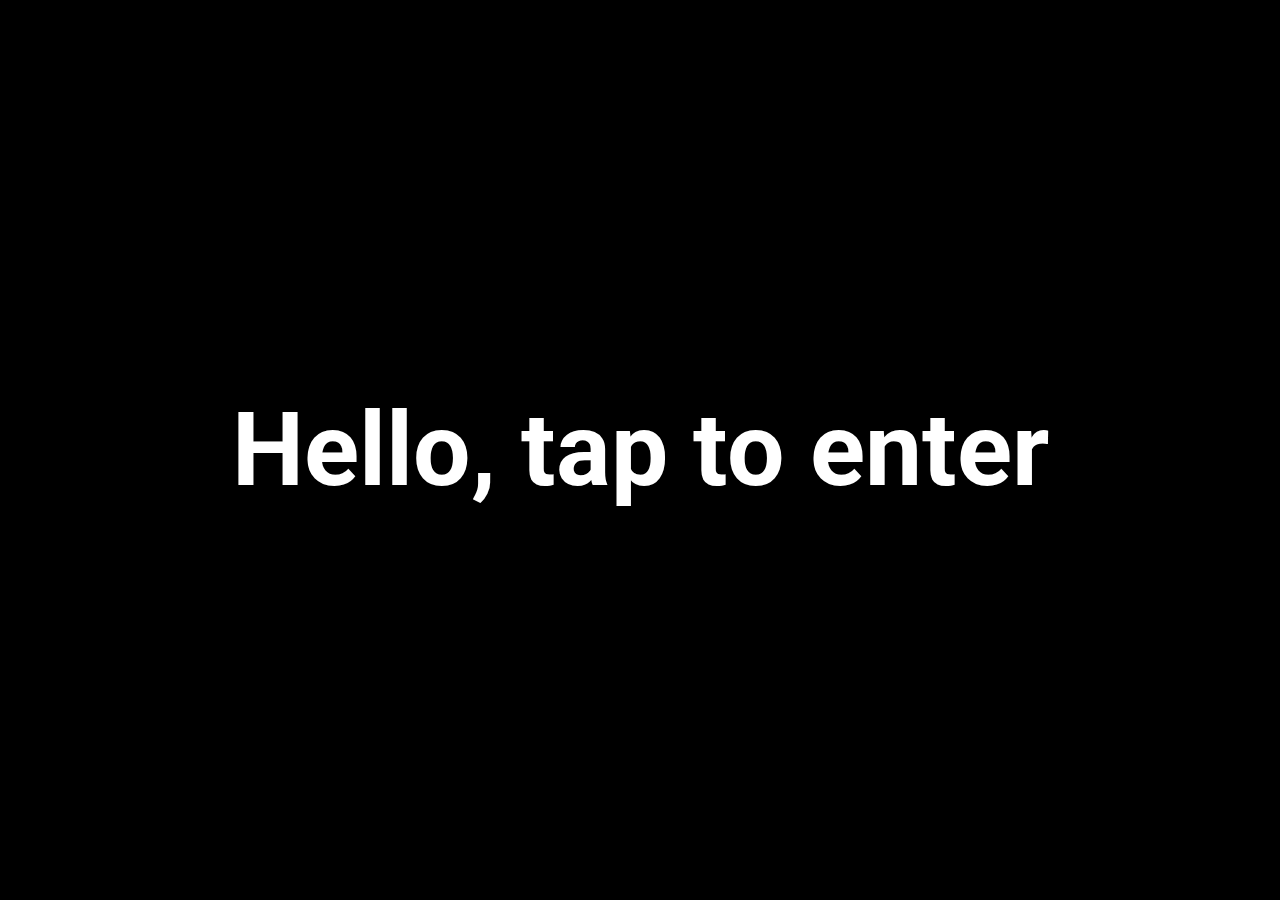
<file: index.html>
<!DOCTYPE html>
<html lang="ru">
<head>
    <meta charset="UTF-8">
    <meta name="viewport" content="width=device-width, initial-scale=1.0">
    <meta http-equiv="X-UA-Compatible" content="ie=edge">
    <title>Enter</title>
    <link href="https://fonts.googleapis.com/css?family=Roboto&display=swap&subset=cyrillic" rel="stylesheet">
</head>
<body style="margin: 0; padding: 0;">
    <a href="app/index.html" style="text-decoration: none;"><h1 style="margin: 0; padding: 0; background-color: black; color: #fff; font-family: 'Roboto', sans-serif; font-size: 8vw; text-align: center; line-height: 100vh;">Hello, tap to enter</h1></a>
</body>
</html>
</file>
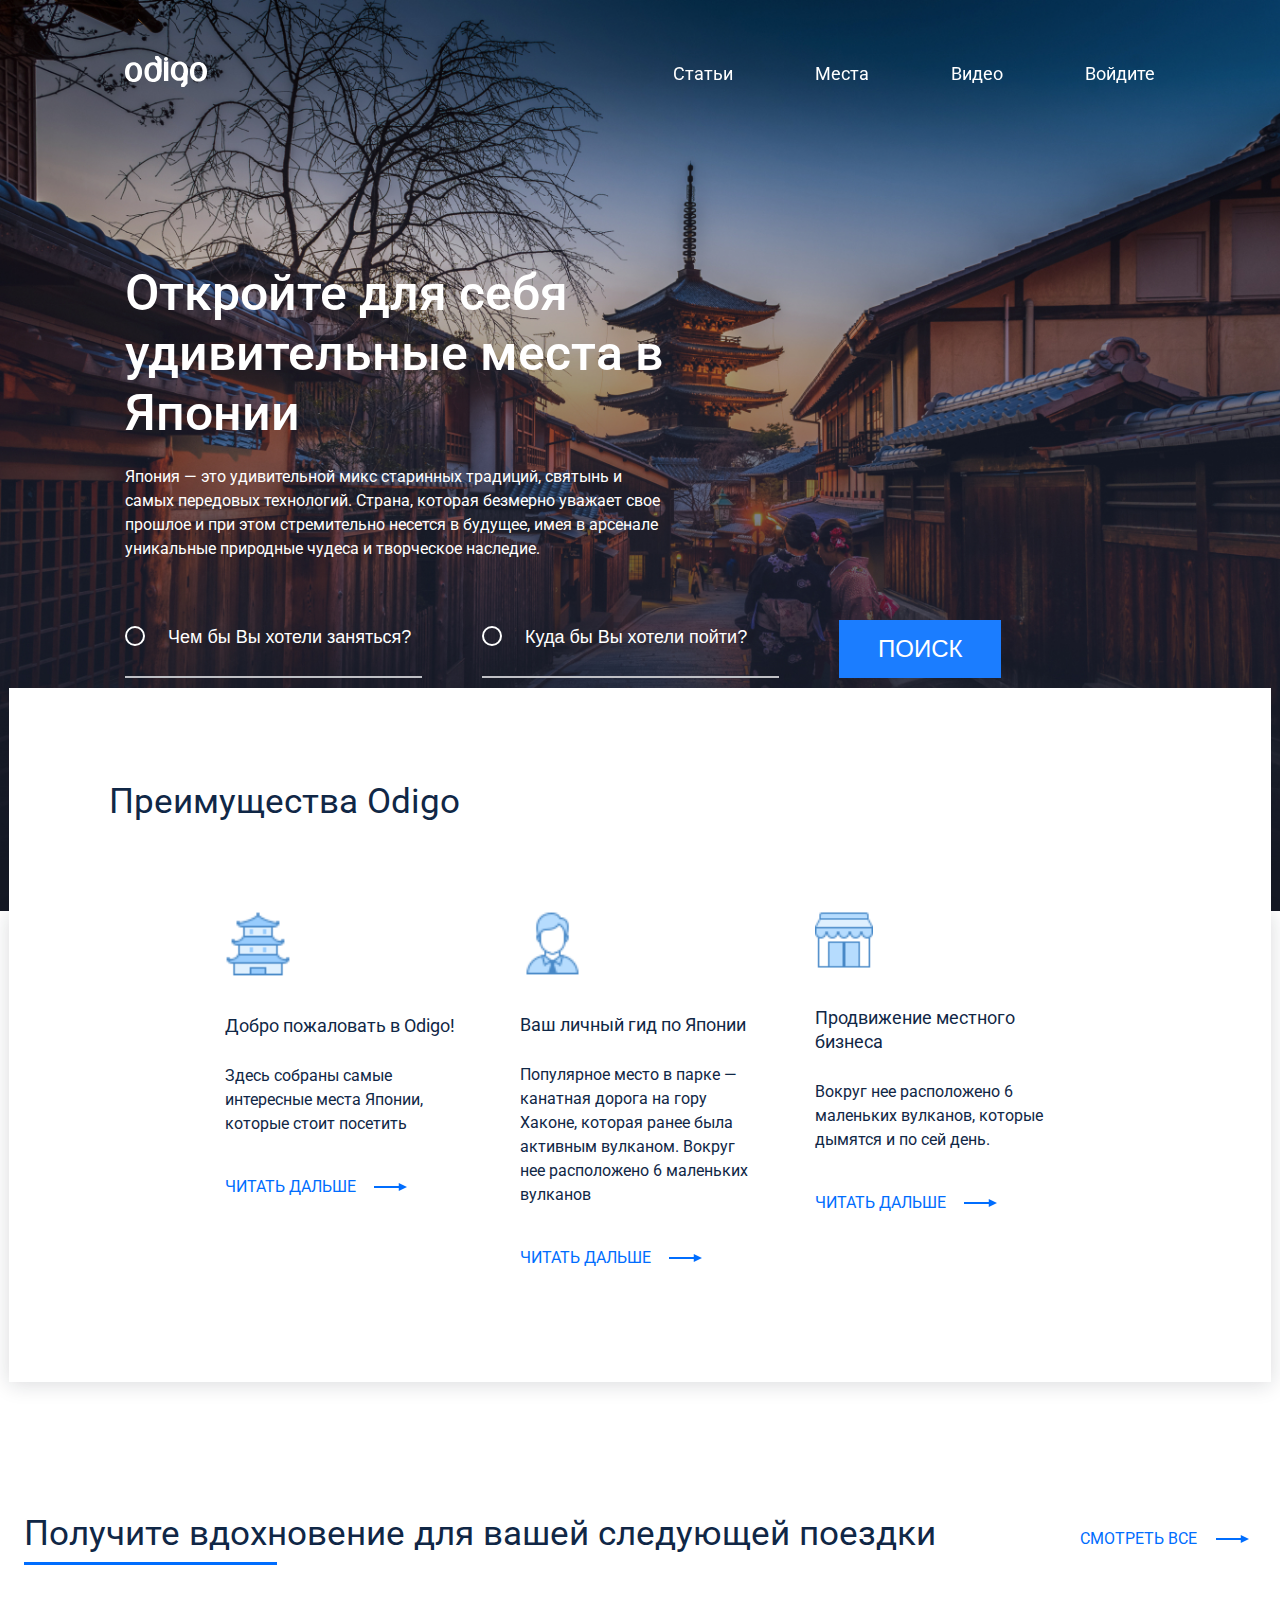
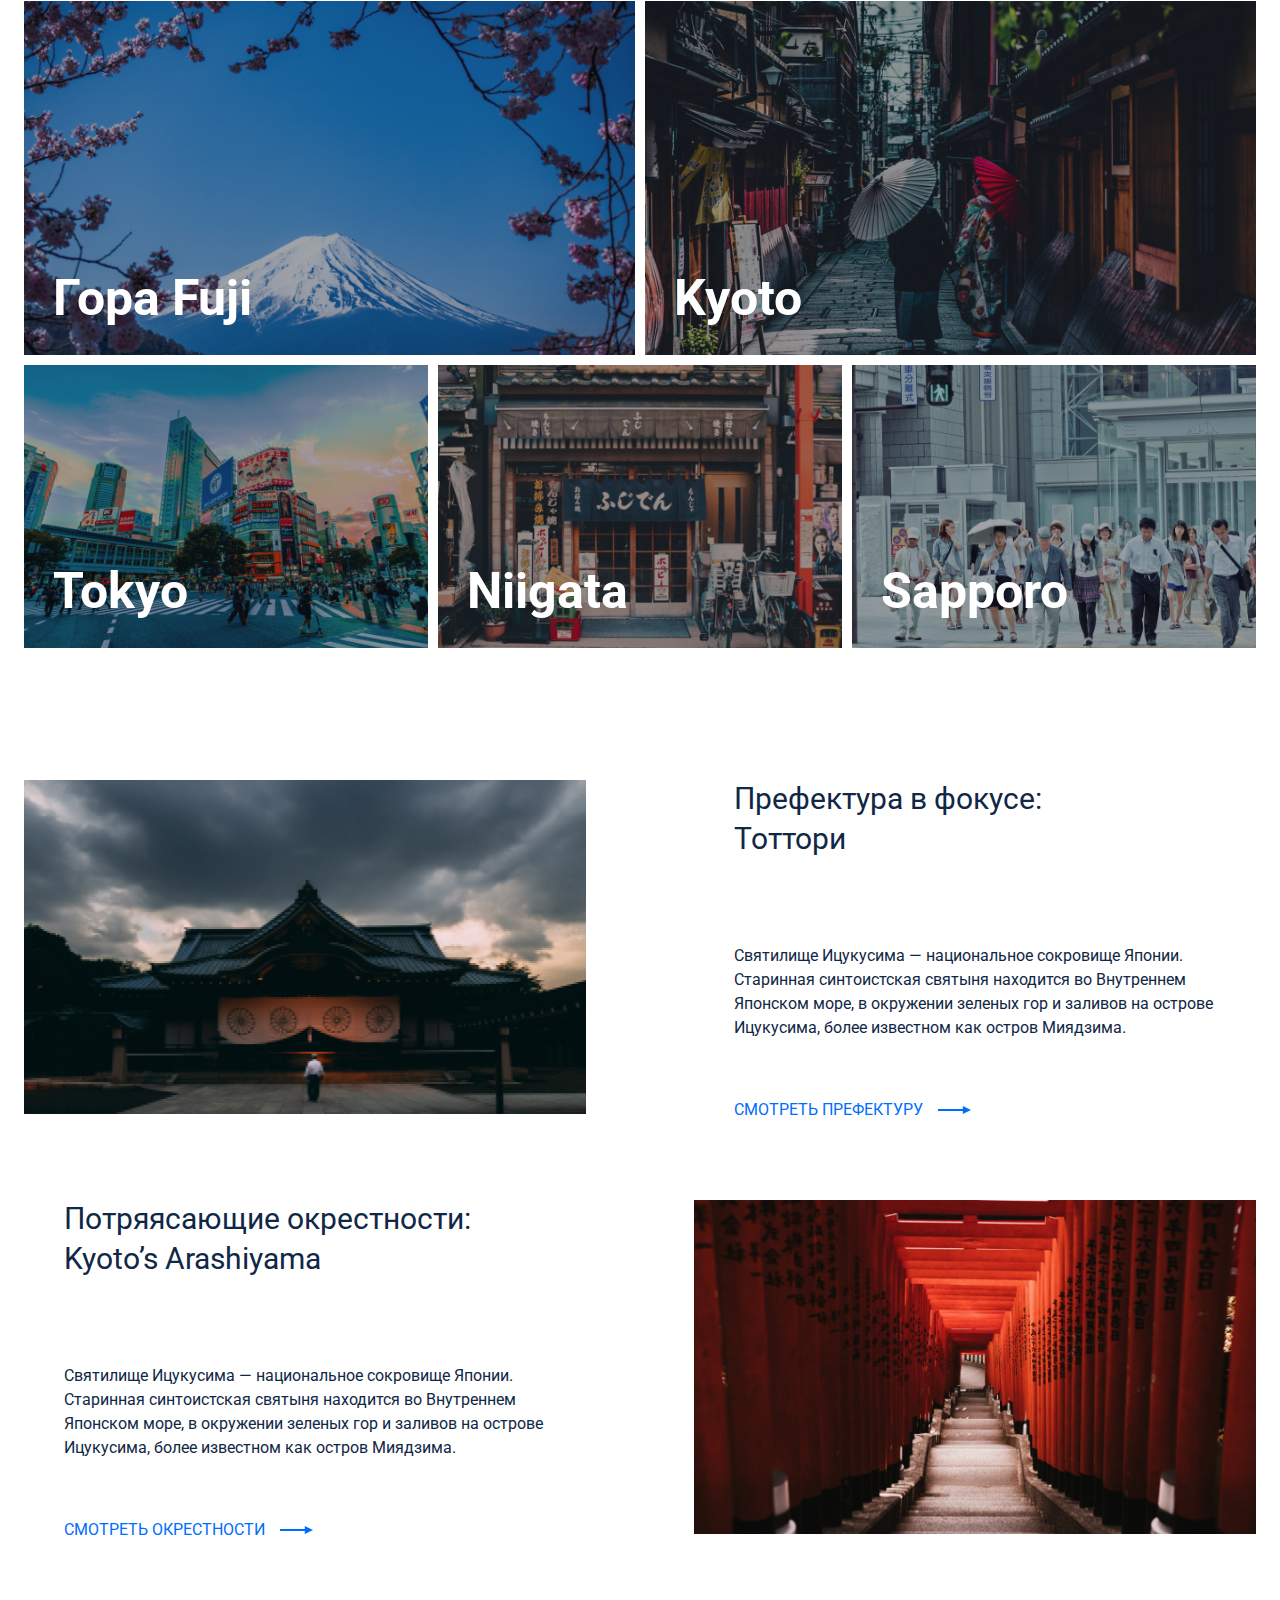
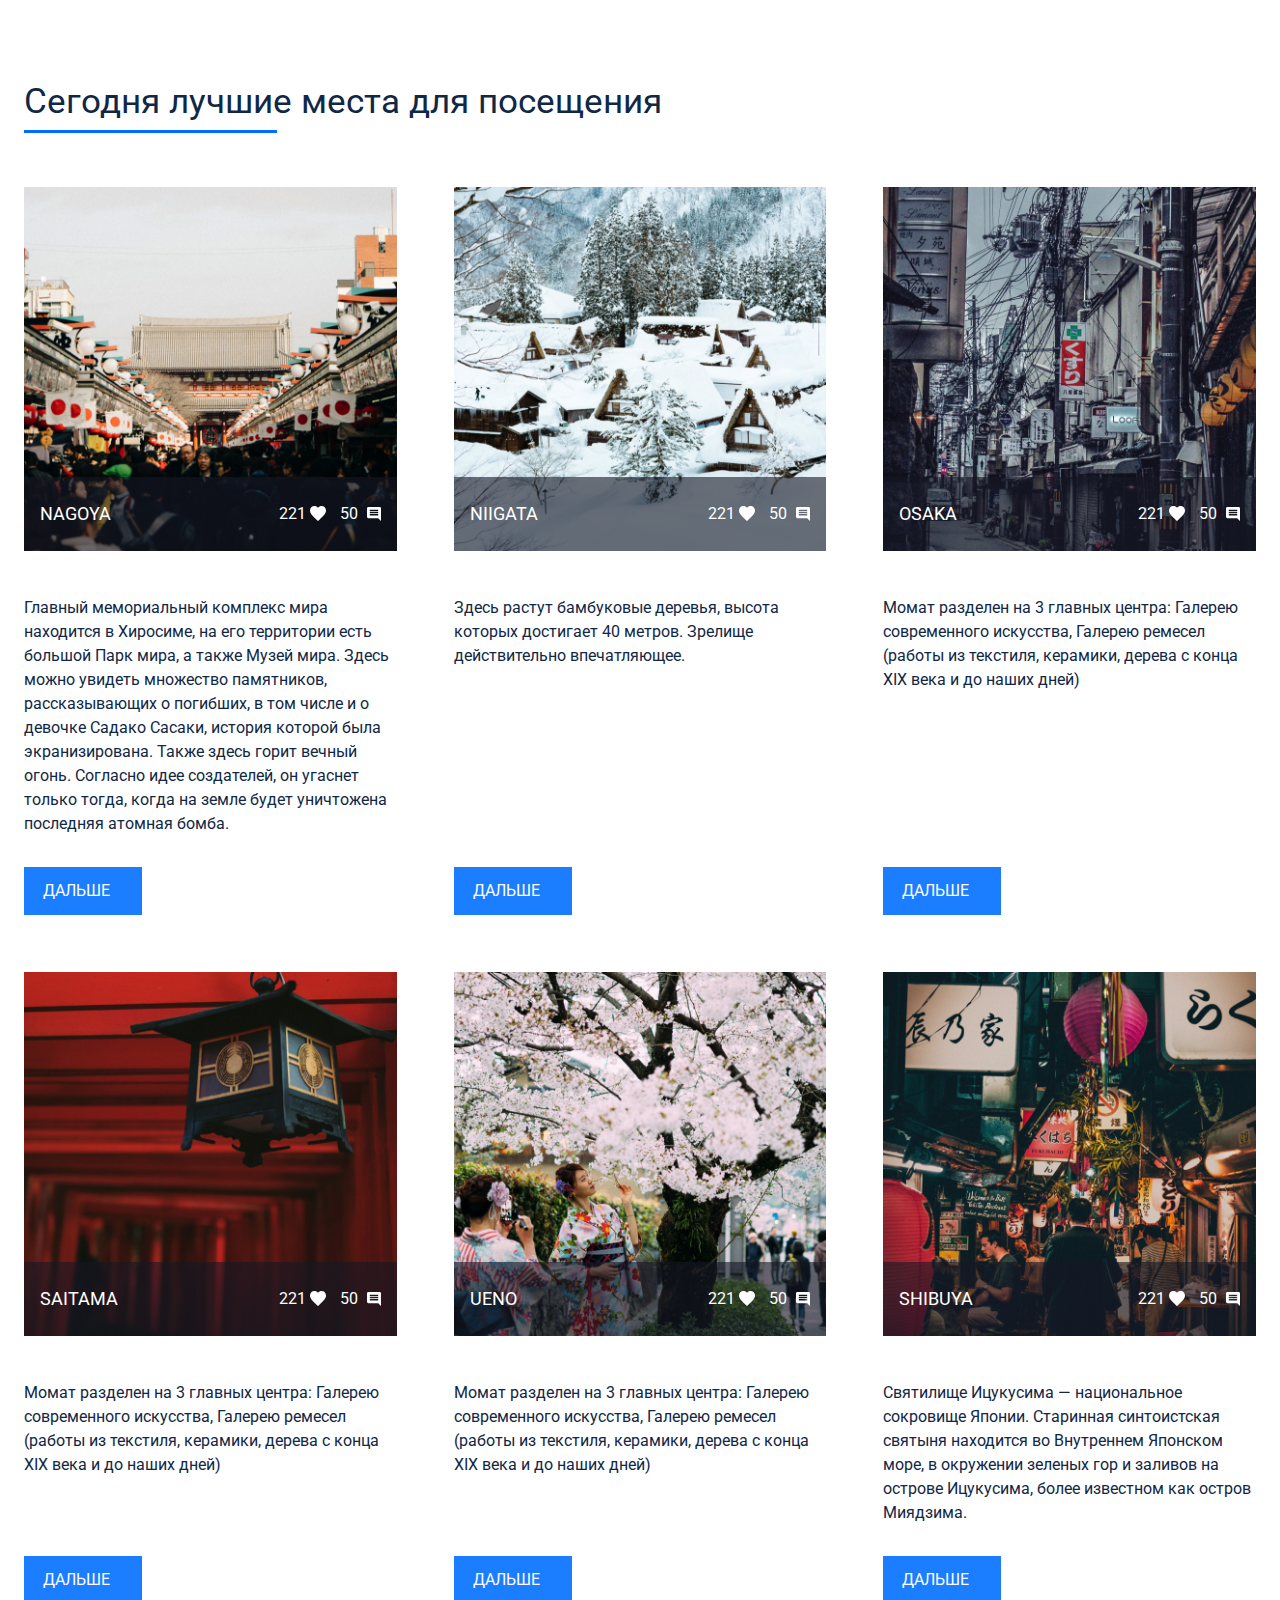
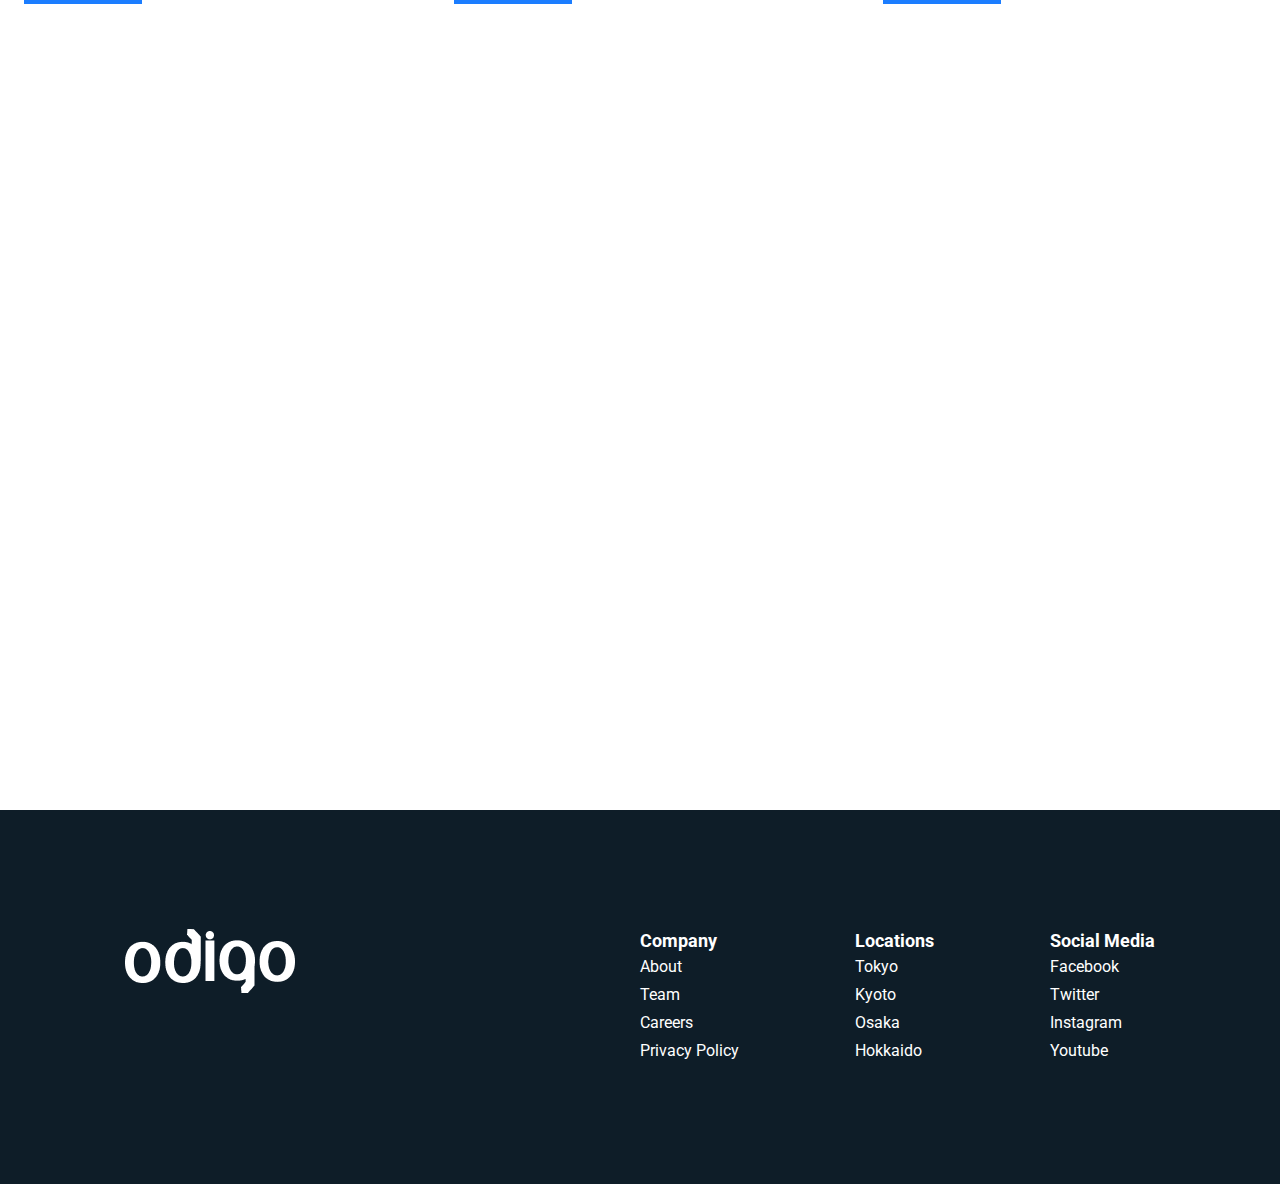
<file: app/index.html>
<!DOCTYPE html>
<html lang="en">

<head>
  <meta charset="UTF-8">
  <meta name="viewport" content="width=device-width, initial-scale=1.0">
  <meta http-equiv="X-UA-Compatible" content="ie=edge">
  <title>Discover Amazing places in Japan</title>
  <link href="https://fonts.googleapis.com/css2?family=Roboto:wght@400;700;900&display=swap" rel="stylesheet">
  <link rel="stylesheet" href="css/style.min.css">
</head>

<body>

  <header class="header">
    <div class="container">
      <div class="header__inner">
        <div class="header__logo">
          <a href="#!" class="header__logo-link">
            <img src="./img/logo.svg" alt="Откройте для себя удивительные места в Японии" class="header__logo-pic">
          </a>
        </div>
        <nav class="header__nav">
          <ul class="header__list">
            <li class="header__item">
              <a href="#!" class="header__link">Статьи</a>
            </li>
            <li class="header__item">
              <a href="#!" class="header__link">Места</a>
            </li>
            <li class="header__item">
              <a href="#!" class="header__link">Видео</a>
            </li>
            <li class="header__item">
              <a href="#!" class="header__link">Войдите</a>
            </li>
          </ul>
          <div class="header__nav-close">
            <span class="header__nav-close-line"></span>
            <span class="header__nav-close-line"></span>
          </div>
        </nav>
        <div class="header__burger burger">
          <span class="burger__line burger__line-first"></span>
          <span class="burger__line burger__line-second"></span>
          <span class="burger__line burger__line-third"></span>
        </div>
      </div>
    </div>
  </header>

  <main class="main">
    <section class="intro">
      <div class="container">
        <div class="intro__inner">
          <h1 class="intro__title">
            Откройте для себя удивительные места в Японии
          </h1>
          <p class="intro__sub-title">
            Япония — это удивительной микс старинных традиций, святынь и самых передовых технологий. 
            Страна, которая безмерно уважает свое прошлое и при этом стремительно несется в будущее, 
            имея в арсенале уникальные природные чудеса и творческое наследие.
          </p>
          <form class="search-form">
            <fieldset class="search-form__wrap">
              <p class="search-form__info">
                <input type="text" class="search-form__field" placeholder="Чем бы Вы хотели заняться?"
                  name="user-like-to-do">
                <input type="text" class="search-form__field" placeholder="Куда бы Вы хотели пойти?"
                  name="user-like-to-go">
                <button type="submit" class="search-form__submit">Поиск</button>
              </p>
            </fieldset>
          </form>
        </div>
      </div>
    </section>
    <section class="benefits">
      <div class="benefits__wrapper">
        <div class="container">
          <h2 class="benefits__title">
            Преимущества Odigo
          </h2>
          <div class="benefits__cards">
            <div class="benefits__card">
              <div class="benefits__card-pic">
                <img src="./img/benefits-ico1.svg" alt="" class="benefits__card-thumb">
              </div>
              <h3 class="benefits__card-title">
                Добро пожаловать в Odigo!
              </h3>
              <p class="benefits__card-desc">
                Здесь собраны самые интересные места Японии, которые стоит посетить
              </p>
              <a href="#!" class="benefits__card-more link-arrow">Читать дальше</a>
            </div>
            <div class="benefits__card">
              <div class="benefits__card-pic">
                <img src="./img/benefits-ico2.svg" alt="" class="benefits__card-thumb">
              </div>
              <h3 class="benefits__card-title">
                Ваш личный гид по Японии
              </h3>
              <p class="benefits__card-desc">
                Популярное место в парке — канатная дорога на гору Хаконе, которая ранее была активным вулканом. 
                Вокруг нее расположено 6 маленьких вулканов  
              </p>
              <a href="#!" class="benefits__card-more link-arrow">Читать дальше</a>
            </div>
            <div class="benefits__card">
              <div class="benefits__card-pic">
                <img src="./img/benefits-ico3.svg" alt="" class="benefits__card-thumb">
              </div>
              <h3 class="benefits__card-title">
                Продвижение местного бизнеса
              </h3>
              <p class="benefits__card-desc">
                Вокруг нее расположено 6 маленьких вулканов, которые дымятся и по сей день.   </p>
              <a href="#!" class="benefits__card-more link-arrow">Читать дальше</a>
            </div>
          </div>
        </div>
      </div>
    </section>

    <section class="places">
      <div class="container-lg">
        <div class="places__caption">
          <h2 class="places__title section-title">
            Получите вдохновение для вашей следующей поездки
          </h2>
          <a href="#!" class="places__view link-arrow">СМОТРЕТЬ ВСЕ</a>
        </div>

        <div class="places__cards">


          <figure class="places__card places__card-size-lg">
            <img src="./img/place1.jpg" alt="Mount Fuji" class="places__card-pic places__card-pic-size-lg">
            <figcaption class="places__card-title">Гора Fuji</figcaption>
            <a href="#!" class="places__card-link"></a>
          </figure>

          <figure class="places__card places__card-size-lg">
            <img src="./img/place2.jpg" alt="Kyoto" class="places__card-pic places__card-pic-size-lg">
            <figcaption class="places__card-title">Kyoto</figcaption>
            <a href="#!" class="places__card-link"></a>
          </figure>

          <figure class="places__card places__card-size-small">
            <img src="./img/place3.jpg" alt="Tokyo" class="places__card-pic places__card-pic-size-small">
            <figcaption class="places__card-title">Tokyo</figcaption>
            <a href="#!" class="places__card-link"></a>
          </figure>


          <figure class="places__card places__card-size-small">
            <img src="./img/place4.jpg" alt="Niigata" class="places__card-pic places__card-pic-size-small">
            <figcaption class="places__card-title">Niigata</figcaption>
            <a href="#!" class="places__card-link"></a>
          </figure>


          <figure class="places__card places__card-size-small">
            <img src="./img/place5.jpg" alt="Sapporo" class="places__card-pic places__card-pic-size-small">
            <figcaption class="places__card-title">Sapporo</figcaption>
            <a href="#!" class="places__card-link"></a>
          </figure>


        </div>

      </div>
    </section>

    <div class="tours">
      <div class="container-lg">


        <div class="tour">
          <div class="tour__pic">
            <img src="./img/tour-1.jpg" alt="Prefecture in Focus: Tottori" class="tour__thumb">
          </div>
          <div class="tour__info">
            <h3 class="tour__title">Префектура в фокусе: Тоттори</h3>
            <p class="tour__desc">
              Святилище Ицукусима — национальное сокровище Японии. Старинная синтоистская святыня находится во 
              Внутреннем Японском море, 
              в окружении зеленых гор и заливов на острове Ицукусима, более известном как остров Миядзима.
            </p>
            <a href="#!" class="tour__link link-arrow">Смотреть префектуру</a>
          </div>
        </div>
        <div class="tour">
          <div class="tour__info">
            <h3 class="tour__title">Потряясающие окрестности: Kyoto’s Arashiyama</h3>
            <p class="tour__desc">
              Святилище Ицукусима — национальное сокровище Японии. Старинная синтоистская святыня находится во 
              Внутреннем Японском море, 
              в окружении зеленых гор и заливов на острове Ицукусима, более известном как остров Миядзима.
            </p>
            <a href="#!" class="tour__link link-arrow">Смотреть окрестности</a>
          </div>
          <div class="tour__pic tour__pic-mob">
            <img src="./img/tour-2.jpg" alt="Featured Neighborhood: Kyoto’s Arashiyama" class="tour__thumb">
          </div>
        </div>

      </div>

    </div>


    <section class="top">
      <div class="container-lg">
        <h2 class="top__title section-title">
          Сегодня лучшие места для посещения
        </h2>
        <div class="top__cards">
          <div class="top__card">
            <div class="top__card-pic">

              <img src="./img/top-pic-1.jpg" alt="NAGOYA" class="top__card-thumb">

              <div class="top__card-stats">
                <h3 class="top__card-title">NAGOYA</h3>
                <div class="top__card-likes">
                  <span class="top__card-likes-value">
                    221
                  </span>
                </div>
                <div class="top__card-comments">
                  <span class="top__card-comments-value">
                    50
                  </span>
                </div>
              </div>

            </div>
            <p class="top__card-desc">
              Главный мемориальный комплекс мира находится в Хиросиме, на его территории есть большой Парк мира, а также Музей мира. 
              Здесь можно увидеть множество памятников, рассказывающих о погибших, в том числе и о девочке Садако Сасаки, 
              история которой была экранизирована. Также здесь горит вечный огонь. Согласно идее создателей, 
              он угаснет только тогда, когда на земле будет уничтожена последняя атомная бомба.
            </p>
            <a href="#!" class="top__card-link">Дальше</a>
          </div>
          <div class="top__card">
            <div class="top__card-pic">

              <img src="./img/top-pic-2.jpg" alt="NIIGATA" class="top__card-thumb">

              <div class="top__card-stats">
                <h3 class="top__card-title">NIIGATA</h3>
                <div class="top__card-likes">
                  <span class="top__card-likes-value">
                    221
                  </span>
                </div>
                <div class="top__card-comments">
                  <span class="top__card-comments-value">
                    50
                  </span>
                </div>
              </div>

            </div>
            <p class="top__card-desc">
              Здесь растут бамбуковые деревья, высота которых достигает 40 метров. Зрелище действительно впечатляющее. 
            </p>
            <a href="#!" class="top__card-link">Дальше</a>
          </div>
          <div class="top__card">
            <div class="top__card-pic">

              <img src="./img/top-pic-3.jpg" alt="OSAKA" class="top__card-thumb">

              <div class="top__card-stats">
                <h3 class="top__card-title">OSAKA</h3>
                <div class="top__card-likes">
                  <span class="top__card-likes-value">
                    221
                  </span>
                </div>
                <div class="top__card-comments">
                  <span class="top__card-comments-value">
                    50
                  </span>
                </div>
              </div>

            </div>
            <p class="top__card-desc">
              Момат разделен на 3 главных центра: Галерею современного искусства, 
              Галерею ремесел (работы из текстиля, керамики, дерева с конца XIX века и до наших дней)
            </p>
            <a href="#!" class="top__card-link">Дальше</a>
          </div>
          <div class="top__card">
            <div class="top__card-pic">

              <img src="./img/top-pic-4.jpg" alt="SAITAMA" class="top__card-thumb">

              <div class="top__card-stats">
                <h3 class="top__card-title">SAITAMA</h3>
                <div class="top__card-likes">
                  <span class="top__card-likes-value">
                    221
                  </span>
                </div>
                <div class="top__card-comments">
                  <span class="top__card-comments-value">
                    50
                  </span>
                </div>
              </div>

            </div>
            <p class="top__card-desc">

              Момат разделен на 3 главных центра: Галерею современного искусства, 
              Галерею ремесел (работы из текстиля, керамики, дерева с конца XIX века и до наших дней)
            </p>
            <a href="#!" class="top__card-link">Дальше</a>
          </div>
          <div class="top__card">
            <div class="top__card-pic">

              <img src="./img/top-pic-5.jpg" alt="UENO" class="top__card-thumb">

              <div class="top__card-stats">
                <h3 class="top__card-title">UENO</h3>
                <div class="top__card-likes">
                  <span class="top__card-likes-value">
                    221
                  </span>
                </div>
                <div class="top__card-comments">
                  <span class="top__card-comments-value">
                    50
                  </span>
                </div>
              </div>

            </div>
            <p class="top__card-desc">
              Момат разделен на 3 главных центра: Галерею современного искусства, 
              Галерею ремесел (работы из текстиля, керамики, дерева с конца XIX века и до наших дней)
            </p>
            <a href="#!" class="top__card-link">Дальше</a>
          </div>
          <div class="top__card">
            <div class="top__card-pic">

              <img src="./img/top-pic-6.jpg" alt="SHIBUYA" class="top__card-thumb">

              <div class="top__card-stats">
                <h3 class="top__card-title">SHIBUYA</h3>
                <div class="top__card-likes">
                  <span class="top__card-likes-value">
                    221
                  </span>
                </div>
                <div class="top__card-comments">
                  <span class="top__card-comments-value">
                    50
                  </span>
                </div>
              </div>

            </div>
            <p class="top__card-desc">
              Святилище Ицукусима — национальное сокровище Японии. 
              Старинная синтоистская святыня находится во Внутреннем Японском море, 
              в окружении зеленых гор и заливов на острове Ицукусима, более известном как остров Миядзима.
            </p>
            <a href="#!" class="top__card-link">Дальше</a>
          </div>
        </div>
      </div>
    </section>
    <div class="videos">
      <div class="videos__container">
        <div class="videos__item"></div>
        <iframe class="videos__element" src="https://www.youtube.com/embed/qJhyK_Kpg3k" frameborder="0"
          allow="accelerometer; autoplay; encrypted-media; gyroscope; picture-in-picture" allowfullscreen></iframe>
      </div>
    </div>
  </main>
  <footer class="footer">
    <div class="container">
      <div class="footer__item">
        <div class="footer__logo">
          <img src="./img/odigo-Logo.png" alt="Discover Amazing places in Japan" class="footer__logo-pic">
        </div>
        <nav class="footer__nav">
          <ul class="footer__menu">
            <li class="footer__menu-item">
              <h3 class="footer__menu-title">Company</h3>
            </li>
            <li class="footer__menu-item"><a href="#!" class="footer__menu-link">About</a></li>
            <li class="footer__menu-item"><a href="#!" class="footer__menu-link">Team</a></li>
            <li class="footer__menu-item"><a href="#!" class="footer__menu-link">Careers</a></li>
            <li class="footer__menu-item"><a href="#!" class="footer__menu-link">Privacy Policy</a></li>
          </ul>
          <ul class="footer__menu">
            <li class="footer__menu-item">
              <h3 class="footer__menu-title">Locations</h3>
            </li>
            <li class="footer__menu-item"><a href="#!" class="footer__menu-link">Tokyo</a></li>
            <li class="footer__menu-item"><a href="#!" class="footer__menu-link">Kyoto</a></li>
            <li class="footer__menu-item"><a href="#!" class="footer__menu-link">Osaka</a></li>
            <li class="footer__menu-item"><a href="#!" class="footer__menu-link">Hokkaido</a></li>
          </ul>
          <ul class="footer__menu">
            <li class="footer__menu-item">
              <h3 class="footer__menu-title">Social Media</h3>
            </li>
            <li class="footer__menu-item"><a href="#!" class="footer__menu-link">Facebook</a></li>
            <li class="footer__menu-item"><a href="#!" class="footer__menu-link">Twitter</a></li>
            <li class="footer__menu-item"><a href="#!" class="footer__menu-link">Instagram</a></li>
            <li class="footer__menu-item"><a href="#!" class="footer__menu-link">Youtube</a></li>
          </ul>

        </nav>
      </div>

    </div>
  </footer>


  <!--<script src="https://ajax.googleapis.com/ajax/libs/jquery/3.4.1/jquery.min.js"></script>-->
  <script src="./js/libs.min.js"></script>
  <script src="./js/main.js"></script>
</body>

</html>
</file>
<file: app/css/style.min.css>
html,body,div,span,applet,object,iframe,h1,h2,h3,h4,h5,h6,p,blockquote,pre,a,abbr,acronym,address,big,cite,code,del,dfn,em,img,ins,kbd,q,s,samp,small,strike,strong,sub,sup,tt,var,b,u,i,center,dl,dt,dd,ol,ul,li,fieldset,form,label,legend,table,caption,tbody,tfoot,thead,tr,th,td,article,aside,canvas,details,embed,figure,figcaption,footer,header,hgroup,main,menu,nav,output,ruby,section,summary,time,mark,audio,video{margin:0;padding:0;border:0;font-size:100%;font:inherit;vertical-align:baseline}article,aside,details,figcaption,figure,footer,header,hgroup,main,menu,nav,section{display:block}*[hidden]{display:none}body{line-height:1}ol,ul{list-style:none}blockquote,q{quotes:none}blockquote:before,blockquote:after,q:before,q:after{content:'';content:none}table{border-collapse:collapse;border-spacing:0}.slick-slider{position:relative;display:block;-webkit-box-sizing:border-box;box-sizing:border-box;-webkit-user-select:none;-moz-user-select:none;-ms-user-select:none;user-select:none;-webkit-touch-callout:none;-khtml-user-select:none;-ms-touch-action:pan-y;touch-action:pan-y;-webkit-tap-highlight-color:transparent}.slick-list{position:relative;display:block;overflow:hidden;margin:0;padding:0}.slick-list:focus{outline:none}.slick-list.dragging{cursor:pointer;cursor:hand}.slick-slider .slick-track,.slick-slider .slick-list{-webkit-transform:translate3d(0, 0, 0);-ms-transform:translate3d(0, 0, 0);transform:translate3d(0, 0, 0)}.slick-track{position:relative;top:0;left:0;display:block;margin-left:auto;margin-right:auto}.slick-track:before,.slick-track:after{display:table;content:''}.slick-track:after{clear:both}.slick-loading .slick-track{visibility:hidden}.slick-slide{display:none;float:left;height:100%;min-height:1px}[dir='rtl'] .slick-slide{float:right}.slick-slide img{display:block}.slick-slide.slick-loading img{display:none}.slick-slide.dragging img{pointer-events:none}.slick-initialized .slick-slide{display:block}.slick-loading .slick-slide{visibility:hidden}.slick-vertical .slick-slide{display:block;height:auto;border:1px solid transparent}.slick-arrow.slick-hidden{display:none}html{-webkit-box-sizing:border-box;box-sizing:border-box}*,*::after,*::before{-webkit-box-sizing:inherit;box-sizing:inherit}body{font-family: 'Roboto', sans-serif;font-style:normal;font-weight:normal;font-size:16px;line-height:24px;color:#102746}img{max-width:100%;height:auto}.container{max-width:1060px;margin:0 auto;padding:0 15px}.container-lg{max-width:1262px;margin:0 auto;padding:0 15px}.section-title{font-size:35px;line-height:42px;padding-bottom:10px;position:relative}.section-title::after{content:'';position:absolute;display:block;width:253px;height:3px;background-color:#006DFE;bottom:0;left:0}.link-arrow{color:#006DFE;text-decoration:none;text-transform:uppercase;padding-right:59px;background-image:url(../img/arrow.svg);background-position:95% center;background-repeat:no-repeat;-webkit-transition:0.2s all;-o-transition:0.2s all;transition:0.2s all}.link-arrow:hover,.link-arrow:focus{background-position:right center}.header{position:fixed;top:0;left:0;width:100%;-webkit-transition:.2s linear;-o-transition:.2s linear;transition:.2s linear;padding-bottom:20px;z-index:10}.header_active{background:#0E1D28}.header__inner{display:-webkit-box;display:-ms-flexbox;display:flex;-ms-flex-wrap:wrap;flex-wrap:wrap;-webkit-box-pack:justify;-ms-flex-pack:justify;justify-content:space-between;-webkit-box-align:end;-ms-flex-align:end;align-items:flex-end;padding-top:56px}.header__logo{line-height:0}.header__list{display:-webkit-box;display:-ms-flexbox;display:flex;-ms-flex-wrap:wrap;flex-wrap:wrap}.header__item{margin-right:82px}.header__item:last-child{margin-right:0}.header__link{font-size:18px;color:#fff;text-decoration:none}.header__link:hover,.header__link:active,.header__link:focus{opacity:.75}.header__burger{width:40px;height:20px;position:relative;display:none}.burger__line{display:block;width:100%;height:2px;background-color:#fff;position:absolute;left:0}.burger__line-first{top:0}.burger__line-second{top:50%;-webkit-transform:translateY(-50%);-ms-transform:translateY(-50%);transform:translateY(-50%)}.burger__line-third{bottom:0}.intro{min-height:100vh;background-image:url(../img/bg.jpg);background-repeat:no-repeat;background-position:center;background-size:cover;padding-top:263px;padding-bottom:233px}.intro__title{font-weight:500;font-size:50px;line-height:60px;color:#fff;max-width:620px;margin-bottom:22px}.intro__sub-title{color:#fff;max-width:546px;margin-bottom:59px}.search-form__info{display:-webkit-box;display:-ms-flexbox;display:flex;-ms-flex-wrap:wrap;flex-wrap:wrap}.search-form__field{width:297px;padding-left:43px;background-color:transparent;background-image:url(../img/circle-ico.svg);background-repeat:no-repeat;background-position:left 6px;background-size:20px;border:0;border-bottom:2px solid #BFC0C5;margin-right:60px;padding-bottom:22px;font-weight:400;font-size:18px;color:#fff}.search-form__field:focus{outline:none}.search-form__field:focus::-webkit-input-placeholder{opacity:.5}.search-form__field:focus::-moz-placeholder{opacity:.5}.search-form__field:focus:-ms-input-placeholder{opacity:.5}.search-form__field:focus::-ms-input-placeholder{opacity:.5}.search-form__field:focus::placeholder{opacity:.5}.search-form__field::-webkit-input-placeholder{color:#fff}.search-form__field::-moz-placeholder{color:#fff}.search-form__field:-ms-input-placeholder{color:#fff}.search-form__field::-ms-input-placeholder{color:#fff}.search-form__field::placeholder{color:#fff}.search-form__submit{padding:15px 39px 15px;text-transform:uppercase;background-color:#1B7DFF;font-size:24px;color:#fff;border:none;cursor:pointer}.search-form__submit:hover,.search-form__submit:active,.search-form__submit:focus{background-color:#005fdb}.benefits{margin-bottom:131px}.benefits__wrapper{max-width:1262px;background-color:#fff;margin:0 auto;-webkit-box-shadow:0px 2px 20px rgba(21,24,36,0.16);box-shadow:0px 2px 20px rgba(21,24,36,0.16);position:relative}.benefits__title{width:100%;background-color:#fff;font-size:35px;line-height:42px;padding:93px 100px 88px;position:absolute;top:0;left:0;-webkit-transform:translateY(-100%);-ms-transform:translateY(-100%);transform:translateY(-100%)}.benefits__cards{display:grid;grid-template-columns:repeat(3, 1fr);grid-column-gap:55px;padding:0 100px}.benefits__card{grid-column:span 1;margin-bottom:112px}.benefits__card-pic{max-width:66px;margin-bottom:37px}.benefits__card-thumb{display:block}.benefits__card-title{font-size:18px;margin-bottom:26px}.benefits__card-desc{margin-bottom:39px}.places{margin-bottom:131px}.places__title{margin-right:20px}.places__caption{display:-webkit-box;display:-ms-flexbox;display:flex;-webkit-box-pack:justify;-ms-flex-pack:justify;justify-content:space-between;-ms-flex-wrap:wrap;flex-wrap:wrap;-webkit-box-align:center;-ms-flex-align:center;align-items:center;margin-bottom:36px}.places__view{display:block}.places__cards{display:grid;grid-template-columns:repeat(6, 1fr);gap:10px}.places__card{position:relative;overflow:hidden}.places__card-pic{width:100%;height:100%;-webkit-transition:.15s all;-o-transition:.15s all;transition:.15s all;display:block}.places__card-pic-size-lg{height:354px;-o-object-fit:cover;object-fit:cover}.places__card-pic-size-small{height:283px;-o-object-fit:cover;object-fit:cover}.places__card::after{display:block;content:'';width:100%;height:100%;background-color:rgba(21,24,36,0.4);position:absolute;top:0;left:0;z-index:2}.places__card-size-lg{grid-column:span 3;max-height:354px}.places__card-size-small{grid-column:span 2;max-height:283px}.places__card:hover .places__card-pic{-webkit-transform:scale(1.05);-ms-transform:scale(1.05);transform:scale(1.05)}.places__card-title{position:absolute;left:29px;bottom:27px;font-weight:bold;font-size:50px;line-height:60px;color:#fff;z-index:3}.places__card-link{position:absolute;top:0;left:0;height:100%;width:100%;z-index:4}.tours{margin-bottom:139px}.tour{display:grid;grid-template-columns:repeat(2, 1fr);gap:0 108px;-webkit-box-align:center;-ms-flex-align:center;align-items:center;margin-bottom:77px}.tour__info{padding-left:40px}.tour__title{font-size:30px;line-height:40px;max-width:420px;margin-bottom:85px}.tour__desc{margin-bottom:58px}.top{margin-bottom:86px}.top__title{margin-bottom:54px}.top__cards{display:grid;grid-template-columns:repeat(6, 1fr);gap:57px}.top__card{grid-column:span 2;display:-webkit-box;display:-ms-flexbox;display:flex;-webkit-box-orient:vertical;-webkit-box-direction:normal;-ms-flex-direction:column;flex-direction:column}.top__card-pic{position:relative;margin-bottom:45px}.top__card-thumb{height:100%;width:100%;display:block}.top__card-stats{position:absolute;display:-webkit-box;display:-ms-flexbox;display:flex;-ms-flex-wrap:wrap;flex-wrap:wrap;-webkit-box-align:center;-ms-flex-align:center;align-items:center;-webkit-box-pack:end;-ms-flex-pack:end;justify-content:flex-end;padding:25px 16px;color:#fff;bottom:0;left:0;width:100%;background:rgba(21,24,36,0.6)}.top__card-title{font-size:18px;margin:0 auto 0 0}.top__card-likes{padding-right:20px;background-image:url(../img/heart-ico.svg);background-repeat:no-repeat;background-position:right;margin-right:14px}.top__card-comments{padding-right:23px;background-image:url(../img/comment-ico.svg);background-repeat:no-repeat;background-position:right}.top__card-desc{margin-bottom:31px}.top__card-link{width:118px;margin:auto 0 0 0;padding:12px 19px;text-transform:uppercase;background-color:#1B7DFF;color:#fff;text-decoration:none;cursor:pointer}.top__card-link:hover,.top__card-link:active,.top__card-link:focus{background-color:#005fdb}.videos{width:100%}.videos__container{max-width:1440px;margin:0 auto;position:relative}.videos__item{padding-top:56.25%}.videos__element{position:absolute;top:0;left:0;width:100%;height:100%}.footer{background:#0E1D28;padding:119px 0}.footer__item{display:-webkit-box;display:-ms-flexbox;display:flex;-ms-flex-wrap:wrap;flex-wrap:wrap}.footer__logo{width:50%}.footer__nav{display:-webkit-box;display:-ms-flexbox;display:flex;-ms-flex-wrap:wrap;flex-wrap:wrap;-webkit-box-pack:justify;-ms-flex-pack:justify;justify-content:space-between;width:50%}.footer__menu-title{font-size:18px;font-weight:700;color:#fff}.footer__menu-link{color:#fff;text-decoration:none;line-height:28px}.footer__menu-link:hover,.footer__menu-link:active,.footer__menu-link:focus{opacity:.75}@media screen and (max-width: 960px){.search-form__field{margin-bottom:20px;background-position:left 0px}.benefits__title{padding:55px 15px}.benefits__cards{padding:0;grid-column-gap:35px}.benefits__card{margin-bottom:60px}.benefits__wrapper{-webkit-box-shadow:none;box-shadow:none}.benefits{margin-bottom:70px}.places__card-size-lg{grid-column:span 6}.places__card-size-small{grid-column:span 6}.tour{gap:0 35px}.tour__info{padding-left:0}.tour__title{margin-bottom:15px}.top__cards{gap:75px 25px}.top__card{grid-column:span 3}.top__card-pic{margin-bottom:25px}}@media screen and (max-width: 767px){.header__burger{display:block}.header__nav{position:fixed;width:100%;height:100%;top:0;left:0;background-color:#000;z-index:10;padding:75px;-webkit-transform:translateX(100%);-ms-transform:translateX(100%);transform:translateX(100%);-webkit-transition:.2s all linear;-o-transition:.2s all linear;transition:.2s all linear}.header__nav-active{-webkit-transform:translateX(0);-ms-transform:translateX(0);transform:translateX(0)}.header__item{width:100%;margin-right:0;margin-bottom:30px}.header__item:last-child{margin-bottom:0}.header__link{font-size:36px;line-height:46px}.header__nav-close{width:40px;height:40px;position:absolute;top:28px;right:20px;z-index:11}.header__nav-close-line{display:block;width:100%;height:2px;background-color:#fff;position:absolute;top:50%;-webkit-transform:translateY(-50%);-ms-transform:translateY(-50%);transform:translateY(-50%)}.header__nav-close-line:first-child{-webkit-transform:translateY(-50%) rotate(45deg);-ms-transform:translateY(-50%) rotate(45deg);transform:translateY(-50%) rotate(45deg)}.header__nav-close-line:last-child{-webkit-transform:translateY(-50%) rotate(-45deg);-ms-transform:translateY(-50%) rotate(-45deg);transform:translateY(-50%) rotate(-45deg)}.header__inner{padding-top:28px}.intro{padding-top:100px}.intro__title{font-size:32px;line-height:48px}.intro__subtitle{text-shadow:1px 1px 10px #fff}.benefits__card{grid-column:span 3}.benefits__card-pic{margin-bottom:20px}.benefits__card-title{margin-bottom:10px}.benefits__card-desc{margin-bottom:10px}.places{margin-bottom:70px}.tours{margin-bottom:60px}.tour{margin-bottom:50px}.tour__pic,.tour__info{grid-column:span 2}.tour__pic-mob{grid-row-start:-1}.tour__pic{margin-bottom:12px}.tour__thumb{display:block;margin:0 auto}.tour__desc{margin-bottom:20px}}@media screen and (max-width: 600px){.top__card{grid-column:span 6}.top__card-thumb{height:300px;-o-object-fit:cover;object-fit:cover}.top__card-desc{margin-bottom:20px}}@media screen and (max-width: 500px){.header__nav{padding:75px 30px}.search-form__field{margin-right:20px;width:100%;padding-bottom:12px}.search-form__field::-webkit-input-placeholder{font-size:16px}.search-form__field::-moz-placeholder{font-size:16px}.search-form__field:-ms-input-placeholder{font-size:16px}.search-form__field::-ms-input-placeholder{font-size:16px}.search-form__field::placeholder{font-size:16px}.section-title{font-size:26px;line-height:36px}.section-title::after{width:180px}.places__card-pic-size-lg{height:283px}.places__card-title{left:14px;font-size:36px;line-height:40px}.tour__title{font-size:24px}.footer{padding:60px 0}.footer__logo{width:100%;margin-bottom:12px}.footer__nav{width:100%;font-size:14px}.footer__menu-title{font-size:16px}}
</file>
